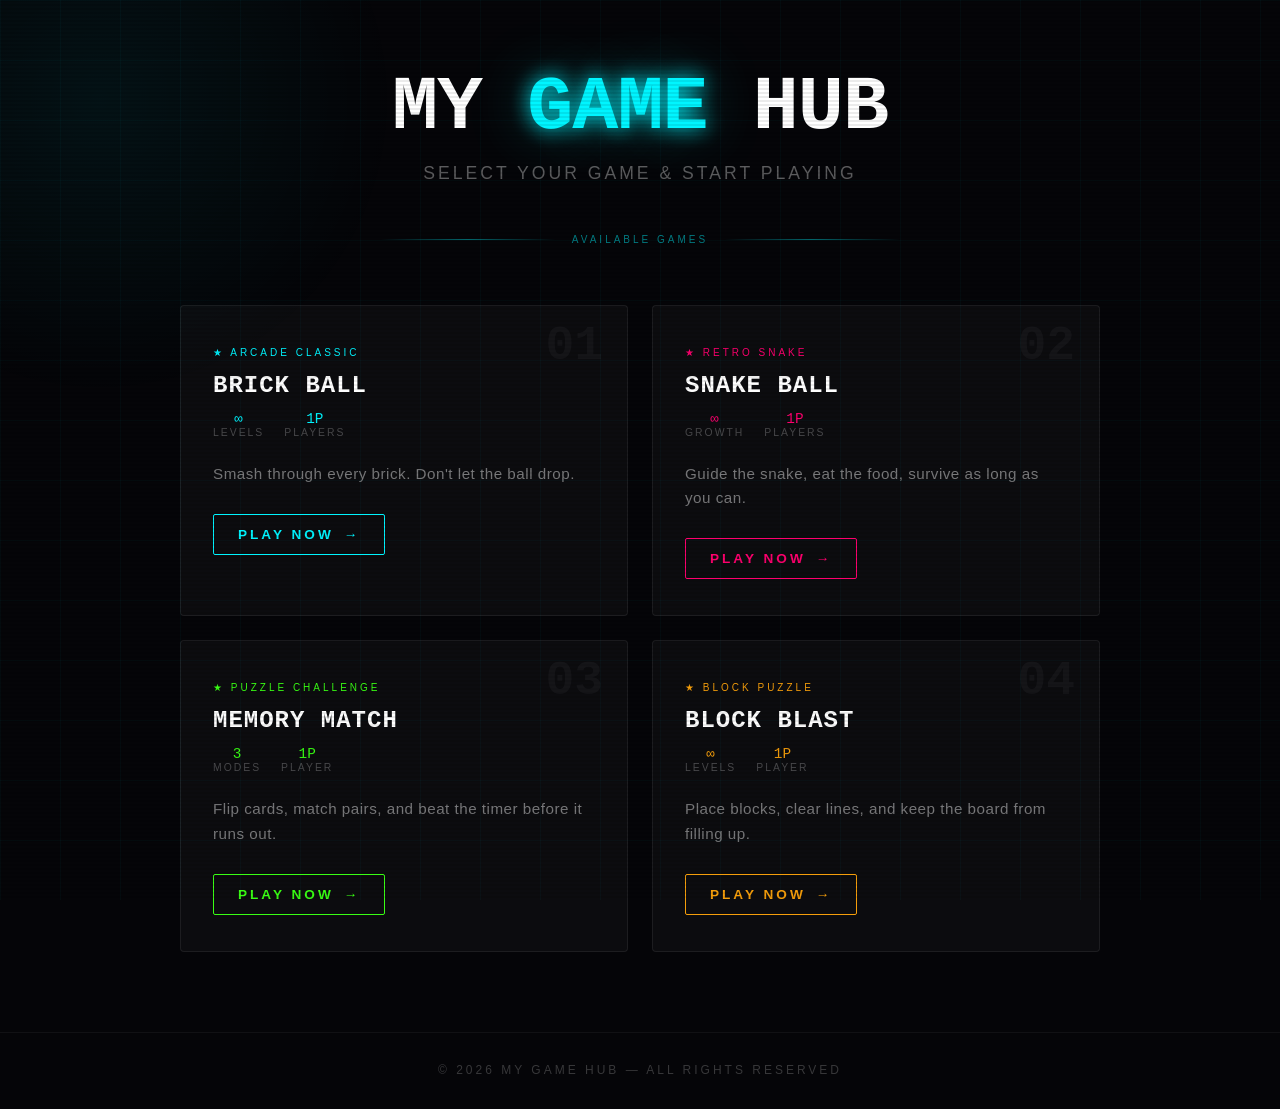
<file: index.html>
<!DOCTYPE html>
<html>
<head>
    <title>My Game Hub</title>
    <meta name="viewport" content="width=device-width, initial-scale=1.0">
    <link rel="stylesheet" href="gamehub.css">
</head>
<body>

<div class="scanline"></div>

<header>
   
    <h1>MY <span class="text-glow">GAME</span> HUB</h1>
    <p class="subtitle">Select your game &amp; start playing</p>
</header>

<div class="divider"><span>available games</span></div>

<main class="games-container">

    <div class="game-card">
        <div class="card-number">01</div>
        <div class="card-tag">★ arcade classic</div>
        <h2>BRICK BALL</h2>
        <div class="card-stats">
            <div class="stat">
                <div class="stat-val">∞</div>
                <div class="stat-label">Levels</div>
            </div>
            <div class="stat">
                <div class="stat-val">1P</div>
                <div class="stat-label">Players</div>
            </div>
        </div>
        <p>Smash through every brick. Don't let the ball drop.</p>
        <a href="BRICKBALL/index1.html" class="play-btn">
            <span>Play Now</span>
            <span class="arrow">→</span>
        </a>
    </div>

    <div class="game-card">
        <div class="card-number">02</div>
        <div class="card-tag">★ retro snake</div>
        <h2>SNAKE BALL</h2>
        <div class="card-stats">
            <div class="stat">
                <div class="stat-val">∞</div>
                <div class="stat-label">Growth</div>
            </div>
            <div class="stat">
                <div class="stat-val">1P</div>
                <div class="stat-label">Players</div>
            </div>
        </div>
        <p>Guide the snake, eat the food, survive as long as you can.</p>
        <a href="SNAKEBALL/index2.html" class="play-btn">
            <span>Play Now</span>
            <span class="arrow">→</span>
        </a>
    </div>

    <div class="game-card">
    <div class="card-number">03</div>
    <div class="card-tag">★ puzzle challenge</div>

    <h2>MEMORY MATCH</h2>

    <div class="card-stats">
        <div class="stat">
            <div class="stat-val">3</div>
            <div class="stat-label">Modes</div>
        </div>
        <div class="stat">
            <div class="stat-val">1P</div>
            <div class="stat-label">Player</div>
        </div>
    </div>

    <p>Flip cards, match pairs, and beat the timer before it runs out.</p>

    <a href="MEMORYMATCH/index.html" class="play-btn">
        <span>Play Now</span>
        <span class="arrow">→</span>
    </a>
</div>

<div class="game-card">
    <div class="card-number">04</div>
    <div class="card-tag">★ block puzzle</div>

    <h2>BLOCK BLAST</h2>

    <div class="card-stats">
        <div class="stat">
            <div class="stat-val">∞</div>
            <div class="stat-label">Levels</div>
        </div>
        <div class="stat">
            <div class="stat-val">1P</div>
            <div class="stat-label">Player</div>
        </div>
    </div>

    <p>Place blocks, clear lines, and keep the board from filling up.</p>

    <a href="BLOCK/index3.html" class="play-btn">
        <span>Play Now</span>
        <span class="arrow">→</span>
    </a>
</div>
</main>

<footer>
    <p>© 2026 My Game Hub — All rights reserved</p>
</footer>

</body>

</html>
</file>
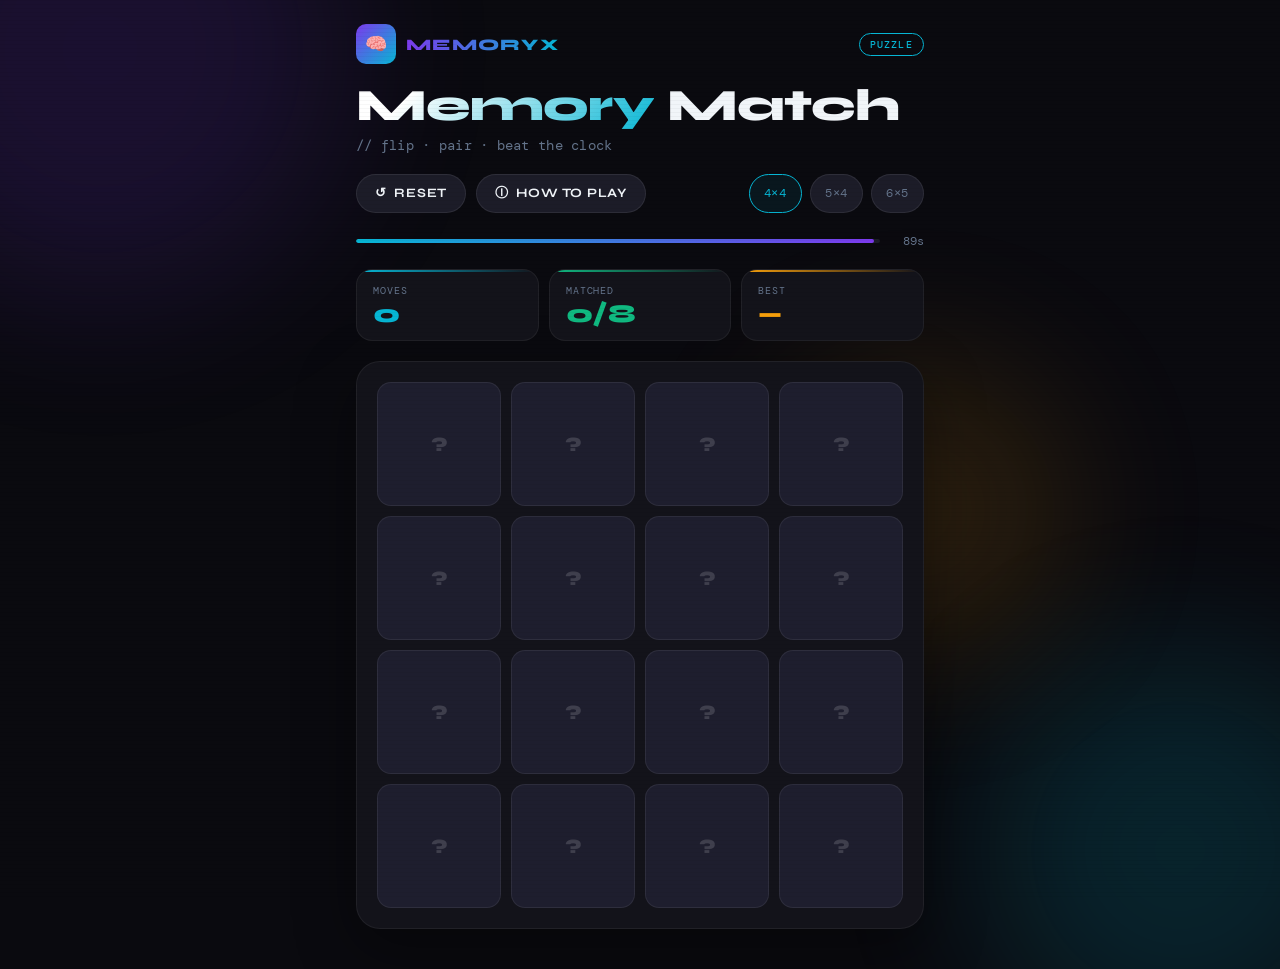
<file: MEMORYMATCH/index.html>
<!DOCTYPE html>
<html lang="en">
<head>
<meta charset="UTF-8">
<meta name="viewport" content="width=device-width, initial-scale=1.0">
<title>Memory Match</title>
<link href="https://fonts.googleapis.com/css2?family=Syne:wght@400;700;800&family=DM+Mono:wght@400;500&display=swap" rel="stylesheet">
<style>
  :root {
    --bg: #0a0a0f;
    --surface: #13131a;
    --surface2: #1c1c28;
    --accent1: #7c3aed;
    --accent2: #06b6d4;
    --accent3: #f59e0b;
    --success: #10b981;
    --text: #f1f5f9;
    --text-muted: #64748b;
    --card-back: #1e1e2e;
    --card-front: #2d2d42;
    --radius: 16px;
    --glow1: rgba(124,58,237,0.4);
    --glow2: rgba(6,182,212,0.3);
  }

  *, *::before, *::after { box-sizing: border-box; margin: 0; padding: 0; }

  body {
    font-family: 'Syne', sans-serif;
    background: var(--bg);
    color: var(--text);
    min-height: 100vh;
    display: flex;
    flex-direction: column;
    align-items: center;
    overflow-x: hidden;
    position: relative;
  }

  /* Animated BG blobs */
  .blob {
    position: fixed;
    border-radius: 50%;
    filter: blur(80px);
    opacity: 0.15;
    pointer-events: none;
    z-index: 0;
    animation: drift 12s ease-in-out infinite alternate;
  }
  .blob-1 { width: 500px; height: 500px; background: var(--accent1); top: -200px; left: -150px; }
  .blob-2 { width: 400px; height: 400px; background: var(--accent2); bottom: -150px; right: -100px; animation-delay: -6s; }
  .blob-3 { width: 300px; height: 300px; background: var(--accent3); top: 40%; left: 60%; animation-delay: -3s; }

  @keyframes drift {
    0%   { transform: translate(0,0) scale(1); }
    100% { transform: translate(40px, 30px) scale(1.1); }
  }

  /* Scanline texture overlay */
  body::before {
    content: '';
    position: fixed;
    inset: 0;
    background: repeating-linear-gradient(
      0deg,
      transparent,
      transparent 3px,
      rgba(0,0,0,0.03) 3px,
      rgba(0,0,0,0.03) 4px
    );
    pointer-events: none;
    z-index: 999;
  }

  .wrapper {
    position: relative;
    z-index: 1;
    width: 100%;
    max-width: 540px;
    padding: 24px 16px 40px;
    display: flex;
    flex-direction: column;
    gap: 20px;
  }

  /* Header */
  header {
    display: flex;
    align-items: center;
    justify-content: space-between;
  }

  .logo {
    display: flex;
    align-items: center;
    gap: 10px;
  }

  .logo-icon {
    width: 40px; height: 40px;
    background: linear-gradient(135deg, var(--accent1), var(--accent2));
    border-radius: 10px;
    display: flex; align-items: center; justify-content: center;
    font-size: 18px;
  }

  .logo-text {
    font-size: 1rem;
    font-weight: 800;
    letter-spacing: 0.08em;
    text-transform: uppercase;
    background: linear-gradient(90deg, var(--accent1), var(--accent2));
    -webkit-background-clip: text;
    -webkit-text-fill-color: transparent;
  }

  .badge {
    font-family: 'DM Mono', monospace;
    font-size: 0.65rem;
    font-weight: 500;
    letter-spacing: 0.12em;
    text-transform: uppercase;
    padding: 4px 10px;
    border-radius: 20px;
    border: 1px solid var(--accent2);
    color: var(--accent2);
  }

  /* Title section */
  .title-section { text-align: left; }

  .game-title {
    font-size: clamp(2rem, 8vw, 2.8rem);
    font-weight: 800;
    line-height: 1;
    letter-spacing: -0.02em;
  }

  .game-title span {
    background: linear-gradient(135deg, #fff 20%, var(--accent2));
    -webkit-background-clip: text;
    -webkit-text-fill-color: transparent;
  }

  .game-subtitle {
    margin-top: 8px;
    font-size: 0.85rem;
    color: var(--text-muted);
    letter-spacing: 0.02em;
    font-family: 'DM Mono', monospace;
  }

  /* Toolbar */
  .toolbar {
    display: flex;
    gap: 10px;
    flex-wrap: wrap;
  }

  .btn {
    font-family: 'Syne', sans-serif;
    font-size: 0.8rem;
    font-weight: 700;
    letter-spacing: 0.06em;
    text-transform: uppercase;
    padding: 10px 18px;
    border-radius: 50px;
    border: none;
    cursor: pointer;
    transition: all 0.2s;
    display: flex;
    align-items: center;
    gap: 7px;
  }

  .btn-ghost {
    background: var(--surface2);
    color: var(--text);
    border: 1px solid rgba(255,255,255,0.08);
  }
  .btn-ghost:hover { background: rgba(255,255,255,0.08); transform: translateY(-1px); }

  .btn-primary {
    background: linear-gradient(135deg, var(--accent1), #5b21b6);
    color: #fff;
    box-shadow: 0 4px 20px var(--glow1);
  }
  .btn-primary:hover { transform: translateY(-2px); box-shadow: 0 8px 30px var(--glow1); }

  /* Difficulty selector */
  .diff-row {
    display: flex; gap: 8px;
  }
  .diff-btn {
    font-family: 'DM Mono', monospace;
    font-size: 0.72rem;
    padding: 7px 14px;
    border-radius: 50px;
    border: 1px solid rgba(255,255,255,0.08);
    background: var(--surface2);
    color: var(--text-muted);
    cursor: pointer;
    transition: all 0.2s;
    letter-spacing: 0.06em;
    text-transform: uppercase;
  }
  .diff-btn.active, .diff-btn:hover {
    border-color: var(--accent2);
    color: var(--accent2);
    background: rgba(6,182,212,0.08);
  }

  /* Stats bar */
  .stats-bar {
    display: grid;
    grid-template-columns: 1fr 1fr 1fr;
    gap: 10px;
  }

  .stat-card {
    background: var(--surface);
    border: 1px solid rgba(255,255,255,0.06);
    border-radius: var(--radius);
    padding: 14px 16px;
    position: relative;
    overflow: hidden;
  }

  .stat-card::before {
    content: '';
    position: absolute;
    top: 0; left: 0; right: 0;
    height: 2px;
  }

  .stat-card.moves::before { background: linear-gradient(90deg, var(--accent2), transparent); }
  .stat-card.matched::before { background: linear-gradient(90deg, var(--success), transparent); }
  .stat-card.best::before { background: linear-gradient(90deg, var(--accent3), transparent); }

  .stat-label {
    font-family: 'DM Mono', monospace;
    font-size: 0.6rem;
    letter-spacing: 0.1em;
    text-transform: uppercase;
    color: var(--text-muted);
    margin-bottom: 4px;
  }

  .stat-value {
    font-size: 1.6rem;
    font-weight: 800;
    line-height: 1;
    letter-spacing: -0.02em;
  }

  .stat-card.moves .stat-value { color: var(--accent2); }
  .stat-card.matched .stat-value { color: var(--success); }
  .stat-card.best .stat-value { color: var(--accent3); }

  /* Game board */
  .board-wrap {
    background: var(--surface);
    border: 1px solid rgba(255,255,255,0.06);
    border-radius: 24px;
    padding: 20px;
    box-shadow: 0 20px 60px rgba(0,0,0,0.4);
  }

  #board {
    display: grid;
    gap: 10px;
  }

  /* Cards */
  .card {
    aspect-ratio: 1;
    perspective: 800px;
    cursor: pointer;
  }

  .card-inner {
    position: relative;
    width: 100%; height: 100%;
    transform-style: preserve-3d;
    transition: transform 0.5s cubic-bezier(0.4,0,0.2,1);
    border-radius: 14px;
  }

  .card.flipped .card-inner,
  .card.matched .card-inner {
    transform: rotateY(180deg);
  }

  .card-face {
    position: absolute;
    inset: 0;
    border-radius: 14px;
    backface-visibility: hidden;
    display: flex; align-items: center; justify-content: center;
  }

  .card-back {
    background: var(--card-back);
    border: 1px solid rgba(255,255,255,0.07);
    font-size: 1.4rem;
  }

  .card-back::after {
    content: '?';
    font-family: 'Syne', sans-serif;
    font-weight: 800;
    font-size: 1.2rem;
    color: rgba(255,255,255,0.15);
  }

  .card-front {
    background: var(--card-front);
    border: 1px solid rgba(255,255,255,0.1);
    transform: rotateY(180deg);
    font-size: clamp(1.4rem, 5vw, 2rem);
  }

  .card.matched .card-front {
    background: rgba(16,185,129,0.15);
    border-color: var(--success);
    box-shadow: 0 0 20px rgba(16,185,129,0.2);
  }

  .card:not(.matched):not(.flipped):hover .card-back {
    background: rgba(124,58,237,0.15);
    border-color: rgba(124,58,237,0.4);
    transform: scale(1.04);
    transition: all 0.2s;
  }

  /* Card hover only on the outer element, inner doesn't need it */
  .card:not(.matched):not(.flipped):hover .card-inner {
    /* subtle lift */
  }

  /* Win overlay */
  .win-banner {
    display: none;
    background: linear-gradient(135deg, rgba(16,185,129,0.15), rgba(124,58,237,0.15));
    border: 1px solid rgba(16,185,129,0.3);
    border-radius: var(--radius);
    padding: 20px 24px;
    text-align: center;
    animation: popIn 0.5s cubic-bezier(0.34,1.56,0.64,1);
  }

  .win-banner.show { display: block; }

  @keyframes popIn {
    from { transform: scale(0.8); opacity: 0; }
    to   { transform: scale(1);   opacity: 1; }
  }

  .win-emoji { font-size: 2.5rem; margin-bottom: 8px; }
  .win-text {
    font-size: 1.1rem;
    font-weight: 800;
    color: var(--success);
    letter-spacing: 0.02em;
  }
  .win-sub {
    font-family: 'DM Mono', monospace;
    font-size: 0.8rem;
    color: var(--text-muted);
    margin-top: 4px;
  }

  .play-again-btn {
    margin-top: 16px;
    width: 100%;
    padding: 14px;
    font-family: 'Syne', sans-serif;
    font-size: 1rem;
    font-weight: 800;
    letter-spacing: 0.04em;
    border: none;
    border-radius: 50px;
    background: linear-gradient(135deg, var(--success), #059669);
    color: #fff;
    cursor: pointer;
    box-shadow: 0 4px 20px rgba(16,185,129,0.3);
    transition: all 0.2s;
  }
  .play-again-btn:hover { transform: translateY(-2px); box-shadow: 0 8px 30px rgba(16,185,129,0.4); }

  /* Shake animation for wrong pair */
  @keyframes shake {
    0%,100% { transform: translateX(0); }
    20%      { transform: translateX(-6px); }
    40%      { transform: translateX(6px); }
    60%      { transform: translateX(-4px); }
    80%      { transform: translateX(4px); }
  }

  .card.wrong .card-inner { animation: shake 0.4s ease; }

  /* Floating score pop */
  .score-pop {
    position: fixed;
    font-family: 'Syne', sans-serif;
    font-weight: 800;
    font-size: 1.4rem;
    color: var(--success);
    pointer-events: none;
    z-index: 1000;
    animation: floatUp 1s ease forwards;
  }
  @keyframes floatUp {
    0%   { opacity: 1; transform: translateY(0); }
    100% { opacity: 0; transform: translateY(-60px); }
  }

  /* Timer */
  .timer-row {
    display: flex;
    align-items: center;
    justify-content: center;
    gap: 8px;
  }

  .timer-track {
    flex: 1;
    height: 4px;
    background: var(--surface2);
    border-radius: 4px;
    overflow: hidden;
  }
  .timer-fill {
    height: 100%;
    background: linear-gradient(90deg, var(--accent2), var(--accent1));
    border-radius: 4px;
    transition: width 1s linear, background 0.5s;
    width: 100%;
  }
  .timer-text {
    font-family: 'DM Mono', monospace;
    font-size: 0.75rem;
    color: var(--text-muted);
    min-width: 36px;
    text-align: right;
  }

  /* Responsive */
  @media (max-width: 400px) {
    .stats-bar { grid-template-columns: 1fr 1fr 1fr; gap: 6px; }
    .stat-value { font-size: 1.2rem; }
    .board-wrap { padding: 12px; }
  }

  @media (min-width: 700px) {
    .wrapper { max-width: 600px; }
  }

  /* Particle canvas */
  #confetti-canvas {
    position: fixed;
    inset: 0;
    pointer-events: none;
    z-index: 998;
  }
</style>
</head>
<body>

<canvas id="confetti-canvas"></canvas>

<div class="blob blob-1"></div>
<div class="blob blob-2"></div>
<div class="blob blob-3"></div>

<div class="wrapper">

  <!-- Header -->
  <header>
    <div class="logo">
      <div class="logo-icon">🧠</div>
      <span class="logo-text">MemoryX</span>
    </div>
    <span class="badge">Puzzle</span>
  </header>

  <!-- Title -->
  <div class="title-section">
    <h1 class="game-title"><span>Memory</span> Match</h1>
    <p class="game-subtitle">// flip · pair · beat the clock</p>
  </div>

  <!-- Toolbar -->
  <div class="toolbar">
    <button class="btn btn-ghost" id="resetBtn">↺ &nbsp;Reset</button>
    <button class="btn btn-ghost" id="infoBtn">ⓘ &nbsp;How to Play</button>
    <div class="diff-row" style="margin-left:auto">
      <button class="diff-btn active" data-grid="4">4×4</button>
      <button class="diff-btn" data-grid="5">5×4</button>
      <button class="diff-btn" data-grid="6">6×5</button>
    </div>
  </div>

  <!-- Timer -->
  <div class="timer-row">
    <div class="timer-track"><div class="timer-fill" id="timerFill"></div></div>
    <span class="timer-text" id="timerText">—</span>
  </div>

  <!-- Stats -->
  <div class="stats-bar">
    <div class="stat-card moves">
      <div class="stat-label">Moves</div>
      <div class="stat-value" id="movesVal">0</div>
    </div>
    <div class="stat-card matched">
      <div class="stat-label">Matched</div>
      <div class="stat-value" id="matchedVal">0/8</div>
    </div>
    <div class="stat-card best">
      <div class="stat-label">Best</div>
      <div class="stat-value" id="bestVal">—</div>
    </div>
  </div>

  <!-- Board -->
  <div class="board-wrap">
    <div id="board"></div>
  </div>

  <!-- Win banner -->
  <div class="win-banner" id="winBanner">
    <div class="win-emoji">🎉</div>
    <div class="win-text" id="winText">All Matched!</div>
    <div class="win-sub" id="winSub"></div>
    <button class="play-again-btn" id="playAgainBtn">Play Again →</button>
  </div>

</div>

<!-- Info modal -->
<div id="infoModal" style="display:none;position:fixed;inset:0;background:rgba(0,0,0,0.7);z-index:2000;display:none;align-items:center;justify-content:center;padding:20px;">
  <div style="background:var(--surface);border:1px solid rgba(255,255,255,0.1);border-radius:24px;padding:30px;max-width:360px;width:100%;position:relative;">
    <button onclick="closeInfo()" style="position:absolute;top:16px;right:16px;background:var(--surface2);border:none;color:var(--text);width:32px;height:32px;border-radius:50%;cursor:pointer;font-size:1rem;">✕</button>
    <h2 style="font-size:1.4rem;font-weight:800;margin-bottom:12px;">How to Play</h2>
    <ul style="list-style:none;display:flex;flex-direction:column;gap:10px;font-size:0.88rem;color:var(--text-muted);font-family:'DM Mono',monospace;line-height:1.5;">
      <li>🃏 &nbsp;Flip two cards per turn</li>
      <li>🔗 &nbsp;Match identical emoji pairs</li>
      <li>⚡ &nbsp;Fewer moves = better score</li>
      <li>⏱️ &nbsp;Beat the timer before it runs out</li>
      <li>🏆 &nbsp;Your best score is saved locally</li>
    </ul>
  </div>
</div>

<script>
// ─── CONFIG ────────────────────────────────────────────────────────────────
const EMOJI_POOL = [
  '🚀','🎯','🔥','⚡','💎','🌊','🎮','⭐',
  '🎪','🦋','🌸','🍀','🎲','🎸','🧲','🪄',
  '🦄','🐉','🌈','🎭','🍕','🎺','🧩','🔮'
];

const GRID_CONFIGS = {
  4: { cols: 4, rows: 4, pairs: 8,  time: 90  },
  5: { cols: 5, rows: 4, pairs: 10, time: 120 },
  6: { cols: 6, rows: 5, pairs: 15, time: 150 },
};

let currentGrid = 4;
let moves = 0, matched = 0, totalPairs = 8;
let flipped = [], locked = false;
let bestScores = JSON.parse(localStorage.getItem('mm_best') || '{}');
let timerInterval = null, timeLeft = 0, totalTime = 0;
let gameOver = false;

// ─── INIT ───────────────────────────────────────────────────────────────────
function initGame() {
  const cfg = GRID_CONFIGS[currentGrid];
  moves = 0; matched = 0; flipped = []; locked = false; gameOver = false;
  totalPairs = cfg.pairs;

  updateStats();
  document.getElementById('winBanner').classList.remove('show');

  const board = document.getElementById('board');
  board.style.gridTemplateColumns = `repeat(${cfg.cols}, 1fr)`;

  // Pick random emoji pairs
  const pool = [...EMOJI_POOL].sort(() => Math.random() - 0.5).slice(0, cfg.pairs);
  const cards = [...pool, ...pool].sort(() => Math.random() - 0.5);

  board.innerHTML = '';
  cards.forEach((emoji, i) => {
    const card = document.createElement('div');
    card.className = 'card';
    card.dataset.emoji = emoji;
    card.dataset.index = i;
    card.innerHTML = `
      <div class="card-inner">
        <div class="card-face card-back"></div>
        <div class="card-face card-front">${emoji}</div>
      </div>`;
    card.addEventListener('click', onCardClick);
    board.appendChild(card);
  });

  updateBest();
  startTimer(cfg.time);
}

// ─── TIMER ──────────────────────────────────────────────────────────────────
function startTimer(seconds) {
  clearInterval(timerInterval);
  timeLeft = seconds;
  totalTime = seconds;
  updateTimerUI();
  timerInterval = setInterval(() => {
    timeLeft--;
    updateTimerUI();
    if (timeLeft <= 0) {
      clearInterval(timerInterval);
      if (!gameOver) endGame(false);
    }
  }, 1000);
}

function updateTimerUI() {
  const pct = (timeLeft / totalTime) * 100;
  const fill = document.getElementById('timerFill');
  fill.style.width = pct + '%';
  fill.style.background = timeLeft < 15
    ? 'linear-gradient(90deg, #ef4444, #f97316)'
    : 'linear-gradient(90deg, var(--accent2), var(--accent1))';
  document.getElementById('timerText').textContent =
    timeLeft > 0 ? `${timeLeft}s` : '0s';
}

// ─── CARD LOGIC ─────────────────────────────────────────────────────────────
function onCardClick(e) {
  const card = e.currentTarget;
  if (locked || gameOver) return;
  if (card.classList.contains('flipped') || card.classList.contains('matched')) return;
  if (flipped.length >= 2) return;

  card.classList.add('flipped');
  flipped.push(card);

  if (flipped.length === 2) {
    moves++;
    updateStats();
    locked = true;

    const [a, b] = flipped;
    if (a.dataset.emoji === b.dataset.emoji) {
      // Match!
      matched++;
      updateStats();
      showScorePop(b);

      setTimeout(() => {
        a.classList.add('matched');
        b.classList.add('matched');
        flipped = [];
        locked = false;

        if (matched === totalPairs) endGame(true);
      }, 500);
    } else {
      // No match
      a.classList.add('wrong');
      b.classList.add('wrong');
      setTimeout(() => {
        a.classList.remove('flipped','wrong');
        b.classList.remove('flipped','wrong');
        flipped = [];
        locked = false;
      }, 800);
    }
  }
}

// ─── STATS ──────────────────────────────────────────────────────────────────
function updateStats() {
  document.getElementById('movesVal').textContent = moves;
  document.getElementById('matchedVal').textContent = `${matched}/${totalPairs}`;
}

function updateBest() {
  const b = bestScores[currentGrid];
  document.getElementById('bestVal').textContent = b ? b : '—';
}

// ─── END GAME ───────────────────────────────────────────────────────────────
function endGame(win) {
  gameOver = true;
  clearInterval(timerInterval);

  const banner = document.getElementById('winBanner');
  banner.classList.add('show');

  if (win) {
    // Save best
    const prev = bestScores[currentGrid];
    if (!prev || moves < prev) {
      bestScores[currentGrid] = moves;
      localStorage.setItem('mm_best', JSON.stringify(bestScores));
      updateBest();
    }
    document.getElementById('winText').textContent = '🎉 All Matched!';
    document.getElementById('winSub').textContent = `Completed in ${moves} moves · ${totalTime - timeLeft}s elapsed`;
    launchConfetti();
  } else {
    document.getElementById('winText').textContent = '⏱️ Time\'s Up!';
    document.getElementById('winSub').textContent = `Matched ${matched} of ${totalPairs} pairs`;
    document.querySelector('.win-emoji').textContent = '⌛';
  }
}

// ─── SCORE POP ──────────────────────────────────────────────────────────────
function showScorePop(card) {
  const rect = card.getBoundingClientRect();
  const el = document.createElement('div');
  el.className = 'score-pop';
  el.textContent = '+1 ✓';
  el.style.left = (rect.left + rect.width / 2 - 24) + 'px';
  el.style.top  = (rect.top  - 10) + 'px';
  document.body.appendChild(el);
  el.addEventListener('animationend', () => el.remove());
}

// ─── CONFETTI ───────────────────────────────────────────────────────────────
function launchConfetti() {
  const canvas = document.getElementById('confetti-canvas');
  const ctx = canvas.getContext('2d');
  canvas.width = window.innerWidth;
  canvas.height = window.innerHeight;

  const colors = ['#7c3aed','#06b6d4','#f59e0b','#10b981','#f43f5e','#fff'];
  const particles = Array.from({length: 120}, () => ({
    x: Math.random() * canvas.width,
    y: -20,
    w: Math.random() * 10 + 4,
    h: Math.random() * 6 + 3,
    color: colors[Math.floor(Math.random() * colors.length)],
    rot: Math.random() * Math.PI * 2,
    vx: (Math.random() - 0.5) * 4,
    vy: Math.random() * 3 + 2,
    vr: (Math.random() - 0.5) * 0.2,
    alpha: 1,
  }));

  let frame;
  function draw() {
    ctx.clearRect(0,0,canvas.width,canvas.height);
    particles.forEach(p => {
      p.x += p.vx; p.y += p.vy; p.rot += p.vr;
      p.vy += 0.05;
      if (p.y > canvas.height) p.alpha -= 0.05;

      ctx.save();
      ctx.globalAlpha = Math.max(p.alpha, 0);
      ctx.translate(p.x, p.y);
      ctx.rotate(p.rot);
      ctx.fillStyle = p.color;
      ctx.fillRect(-p.w/2, -p.h/2, p.w, p.h);
      ctx.restore();
    });

    if (particles.some(p => p.alpha > 0)) frame = requestAnimationFrame(draw);
    else ctx.clearRect(0,0,canvas.width,canvas.height);
  }
  cancelAnimationFrame(frame);
  draw();
}

// ─── CONTROLS ───────────────────────────────────────────────────────────────
document.getElementById('resetBtn').addEventListener('click', initGame);
document.getElementById('playAgainBtn').addEventListener('click', initGame);

document.querySelectorAll('.diff-btn').forEach(btn => {
  btn.addEventListener('click', () => {
    document.querySelectorAll('.diff-btn').forEach(b => b.classList.remove('active'));
    btn.classList.add('active');
    currentGrid = parseInt(btn.dataset.grid);
    initGame();
  });
});

document.getElementById('infoBtn').addEventListener('click', () => {
  document.getElementById('infoModal').style.display = 'flex';
});

function closeInfo() {
  document.getElementById('infoModal').style.display = 'none';
}

document.getElementById('infoModal').addEventListener('click', e => {
  if (e.target === document.getElementById('infoModal')) closeInfo();
});

// ─── START ───────────────────────────────────────────────────────────────────
initGame();
</script>
</body>
</html>
</file>
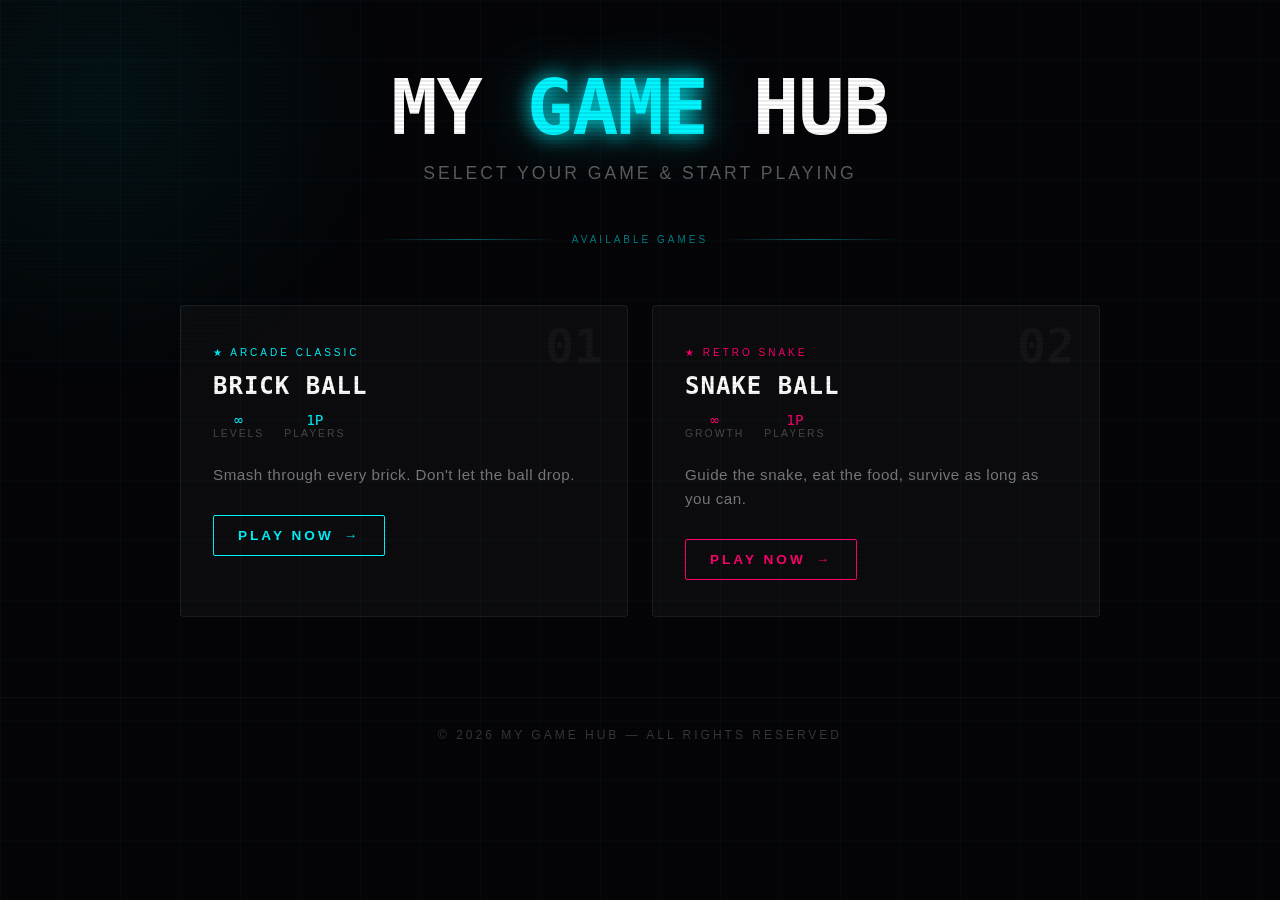
<file: gamehub.html>
<!DOCTYPE html>
<html>
<head>
    <title>My Game Hub</title>
    <link rel="stylesheet" href="gamehub.css">
</head>
<body>

<div class="scanline"></div>

<header>
   
    <h1>MY <span class="text-glow">GAME</span> HUB</h1>
    <p class="subtitle">Select your game &amp; start playing</p>
</header>

<div class="divider"><span>available games</span></div>

<main class="games-container">

    <div class="game-card">
        <div class="card-number">01</div>
        <div class="card-tag">★ arcade classic</div>
        <h2>BRICK BALL</h2>
        <div class="card-stats">
            <div class="stat">
                <div class="stat-val">∞</div>
                <div class="stat-label">Levels</div>
            </div>
            <div class="stat">
                <div class="stat-val">1P</div>
                <div class="stat-label">Players</div>
            </div>
        </div>
        <p>Smash through every brick. Don't let the ball drop.</p>
        <a href="BRICKBALL/index1.html" class="play-btn">
            <span>Play Now</span>
            <span class="arrow">→</span>
        </a>
    </div>

    <div class="game-card">
        <div class="card-number">02</div>
        <div class="card-tag">★ retro snake</div>
        <h2>SNAKE BALL</h2>
        <div class="card-stats">
            <div class="stat">
                <div class="stat-val">∞</div>
                <div class="stat-label">Growth</div>
            </div>
            <div class="stat">
                <div class="stat-val">1P</div>
                <div class="stat-label">Players</div>
            </div>
        </div>
        <p>Guide the snake, eat the food, survive as long as you can.</p>
        <a href="SNAKEBALL/index2.html" class="play-btn">
            <span>Play Now</span>
            <span class="arrow">→</span>
        </a>
    </div>

</main>

<footer>
    <p>© 2026 My Game Hub — All rights reserved</p>
</footer>

</body>

</html>
</file>
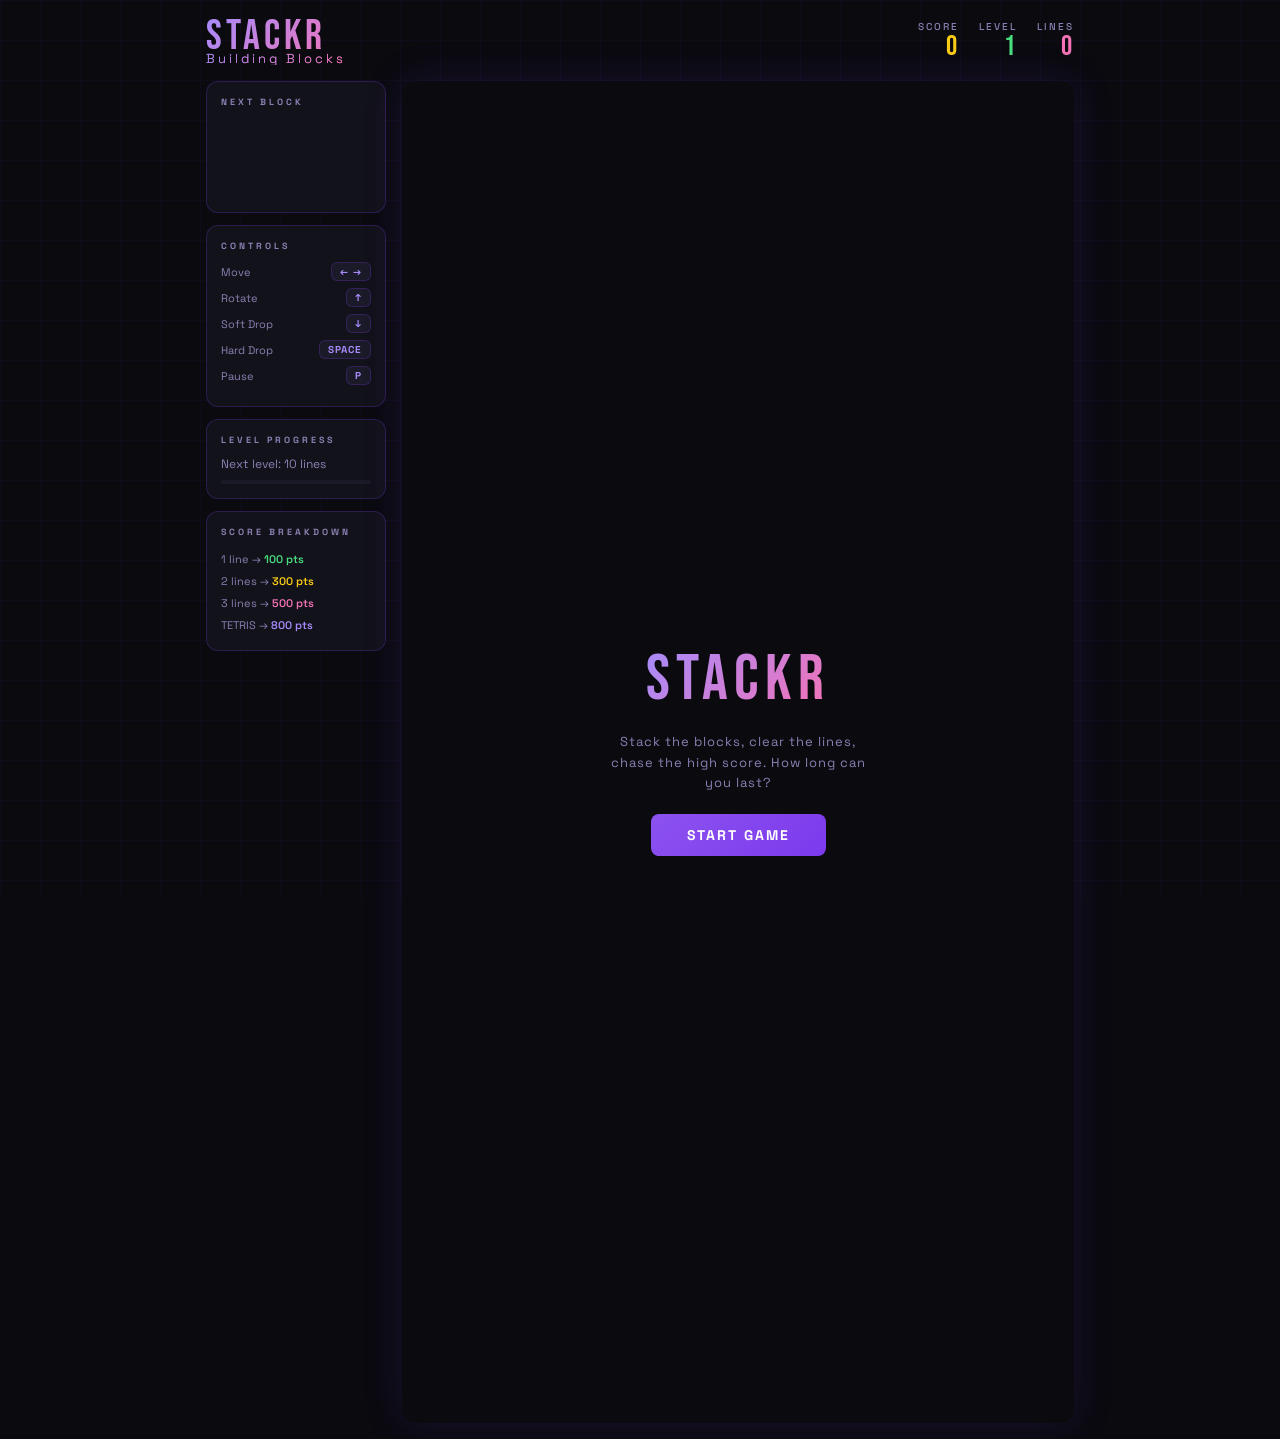
<file: BLOCK/index3.html>
<!DOCTYPE html>
<html lang="en">
<head>
<meta charset="UTF-8">
<meta name="viewport" content="width=device-width, initial-scale=1.0">
<title>STACKR — Building Blocks</title>
<style>
  @import url('https://fonts.googleapis.com/css2?family=Space+Grotesk:wght@300;400;500;700&family=Bebas+Neue&display=swap');

  *, *::before, *::after { box-sizing: border-box; margin: 0; padding: 0; }

  :root {
    --bg: #0a0a0f;
    --bg2: #12121a;
    --bg3: #1a1a28;
    --accent: #7c3aed;
    --accent2: #a78bfa;
    --glow: #c4b5fd;
    --neon-green: #4ade80;
    --neon-yellow: #facc15;
    --neon-red: #f87171;
    --neon-blue: #60a5fa;
    --neon-pink: #f472b6;
    --text: #f1f0ff;
    --text2: #8b80b3;
    --border: rgba(124,58,237,0.25);
  }

  body {
    background: var(--bg);
    color: var(--text);
    font-family: 'Space Grotesk', sans-serif;
    min-height: 100vh;
    display: flex;
    flex-direction: column;
    align-items: center;
    padding: 0;
    overflow-x: hidden;
    user-select: none;
  }

  /* Background grid */
  body::before {
    content: '';
    position: fixed;
    inset: 0;
    background-image:
      linear-gradient(rgba(124,58,237,0.05) 1px, transparent 1px),
      linear-gradient(90deg, rgba(124,58,237,0.05) 1px, transparent 1px);
    background-size: 40px 40px;
    pointer-events: none;
    z-index: 0;
  }

  #game-wrapper {
    position: relative;
    z-index: 1;
    width: 100%;
    max-width: 900px;
    padding: 16px;
    display: flex;
    flex-direction: column;
    align-items: center;
  }

  /* Header */
  header {
    width: 100%;
    display: flex;
    align-items: center;
    justify-content: space-between;
    margin-bottom: 16px;
  }

  .logo {
    font-family: 'Bebas Neue', sans-serif;
    font-size: 42px;
    letter-spacing: 4px;
    background: linear-gradient(135deg, #a78bfa, #f472b6);
    -webkit-background-clip: text;
    -webkit-text-fill-color: transparent;
    background-clip: text;
    line-height: 1;
  }

  .logo span {
    font-size: 13px;
    font-family: 'Space Grotesk', sans-serif;
    font-weight: 300;
    letter-spacing: 3px;
    background: linear-gradient(135deg, #a78bfa, #f472b6);
    -webkit-background-clip: text;
    -webkit-text-fill-color: transparent;
    background-clip: text;
    display: block;
    margin-top: -6px;
  }

  .stats-bar {
    display: flex;
    gap: 20px;
  }

  .stat {
    display: flex;
    flex-direction: column;
    align-items: flex-end;
  }

  .stat-label {
    font-size: 10px;
    font-weight: 500;
    letter-spacing: 2px;
    text-transform: uppercase;
    color: var(--text2);
  }

  .stat-value {
    font-family: 'Bebas Neue', sans-serif;
    font-size: 28px;
    letter-spacing: 2px;
    color: var(--accent2);
    line-height: 1;
  }

  #score-val { color: var(--neon-yellow); }
  #level-val { color: var(--neon-green); }
  #lives-val { color: var(--neon-pink); }

  /* Main layout */
  .game-layout {
    display: flex;
    gap: 16px;
    width: 100%;
    align-items: flex-start;
  }

  /* Side panel */
  .side-panel {
    width: 180px;
    flex-shrink: 0;
    display: flex;
    flex-direction: column;
    gap: 12px;
  }

  .panel-card {
    background: var(--bg2);
    border: 1px solid var(--border);
    border-radius: 12px;
    padding: 14px;
  }

  .panel-title {
    font-size: 9px;
    font-weight: 700;
    letter-spacing: 3px;
    text-transform: uppercase;
    color: var(--text2);
    margin-bottom: 10px;
  }

  .next-preview {
    display: flex;
    justify-content: center;
    align-items: center;
    height: 80px;
  }

  #next-canvas {
    image-rendering: pixelated;
  }

  /* Controls */
  .control-key {
    display: flex;
    align-items: center;
    justify-content: space-between;
    margin-bottom: 7px;
  }

  .key-label {
    font-size: 11px;
    color: var(--text2);
  }

  .key-badge {
    background: var(--bg3);
    border: 1px solid var(--border);
    border-radius: 6px;
    padding: 2px 8px;
    font-size: 10px;
    font-weight: 700;
    color: var(--accent2);
    letter-spacing: 1px;
  }

  /* Progress bar */
  .level-progress {
    height: 4px;
    background: var(--bg3);
    border-radius: 99px;
    overflow: hidden;
    margin-top: 8px;
  }
  .level-fill {
    height: 100%;
    background: linear-gradient(90deg, var(--accent), var(--neon-green));
    border-radius: 99px;
    transition: width 0.3s ease;
  }

  /* Canvas */
  .canvas-container {
    flex: 1;
    position: relative;
  }

  #game-canvas {
    display: block;
    border: 1px solid var(--border);
    border-radius: 12px;
    background: var(--bg2);
    image-rendering: pixelated;
    width: 100%;
    box-shadow: 0 0 40px rgba(124,58,237,0.15), inset 0 0 20px rgba(0,0,0,0.4);
  }

  /* Overlays */
  .overlay {
    position: absolute;
    inset: 0;
    background: rgba(10, 10, 15, 0.92);
    border-radius: 12px;
    display: flex;
    flex-direction: column;
    align-items: center;
    justify-content: center;
    gap: 20px;
    backdrop-filter: blur(4px);
    z-index: 10;
  }

  .overlay.hidden { display: none; }

  .overlay-title {
    font-family: 'Bebas Neue', sans-serif;
    font-size: 64px;
    letter-spacing: 6px;
    text-align: center;
    line-height: 1;
  }

  .overlay-sub {
    font-size: 13px;
    color: var(--text2);
    text-align: center;
    letter-spacing: 1px;
    max-width: 260px;
    line-height: 1.6;
  }

  .overlay-score {
    font-family: 'Bebas Neue', sans-serif;
    font-size: 32px;
    color: var(--neon-yellow);
    letter-spacing: 3px;
  }

  .btn {
    background: var(--accent);
    color: white;
    border: none;
    border-radius: 8px;
    padding: 12px 36px;
    font-family: 'Space Grotesk', sans-serif;
    font-size: 14px;
    font-weight: 700;
    letter-spacing: 2px;
    text-transform: uppercase;
    cursor: pointer;
    transition: all 0.2s;
    position: relative;
    overflow: hidden;
  }

  .btn::after {
    content: '';
    position: absolute;
    inset: 0;
    background: linear-gradient(135deg, rgba(255,255,255,0.12), transparent);
  }

  .btn:hover { background: #6d28d9; transform: translateY(-1px); box-shadow: 0 4px 20px rgba(124,58,237,0.5); }
  .btn:active { transform: translateY(0); }

  /* Combo display */
  #combo-display {
    position: absolute;
    top: 12px;
    right: 12px;
    font-family: 'Bebas Neue', sans-serif;
    font-size: 32px;
    letter-spacing: 2px;
    color: var(--neon-yellow);
    opacity: 0;
    transition: opacity 0.3s;
    text-shadow: 0 0 12px currentColor;
    pointer-events: none;
  }

  /* Mobile buttons */
  .mobile-controls {
    display: none;
    gap: 8px;
    margin-top: 12px;
    width: 100%;
    justify-content: center;
  }

  .mbtn {
    background: var(--bg2);
    border: 1px solid var(--border);
    border-radius: 10px;
    width: 56px;
    height: 56px;
    font-size: 22px;
    cursor: pointer;
    display: flex;
    align-items: center;
    justify-content: center;
    color: var(--accent2);
    transition: all 0.15s;
    -webkit-tap-highlight-color: transparent;
    touch-action: manipulation;
  }

  .mbtn:active { background: var(--bg3); transform: scale(0.93); }
  .mbtn.drop { background: var(--accent); color: white; width: 80px; }

  /* Score pop */
  .score-pop {
    position: absolute;
    font-family: 'Bebas Neue', sans-serif;
    font-size: 24px;
    color: var(--neon-yellow);
    pointer-events: none;
    font-weight: 700;
    letter-spacing: 2px;
    animation: floatUp 0.8s ease-out forwards;
    z-index: 20;
    text-shadow: 0 0 10px currentColor;
  }

  @keyframes floatUp {
    0% { opacity: 1; transform: translateY(0) scale(1); }
    80% { opacity: 1; }
    100% { opacity: 0; transform: translateY(-60px) scale(1.2); }
  }

  /* Line clear flash */
  .line-flash {
    position: absolute;
    left: 0; right: 0;
    height: 30px;
    background: linear-gradient(90deg, transparent, rgba(196,181,253,0.4), transparent);
    pointer-events: none;
    animation: flashLine 0.3s ease-out forwards;
    z-index: 5;
  }

  @keyframes flashLine {
    0% { opacity: 1; }
    100% { opacity: 0; transform: scaleX(1.05); }
  }

  @media (max-width: 640px) {
    .game-layout { flex-direction: column; align-items: center; }
    .side-panel { width: 100%; flex-direction: row; }
    .panel-card { flex: 1; }
    .mobile-controls { display: flex; }
    .logo { font-size: 32px; }
    .overlay-title { font-size: 48px; }
  }

  @media (max-width: 480px) {
    .stats-bar { gap: 10px; }
    .stat-value { font-size: 22px; }
  }
</style>
</head>
<body>
<div id="game-wrapper">
  <header>
    <div class="logo">
      STACKR
      <span>Building Blocks</span>
    </div>
    <div class="stats-bar">
      <div class="stat">
        <span class="stat-label">Score</span>
        <span class="stat-value" id="score-val">0</span>
      </div>
      <div class="stat">
        <span class="stat-label">Level</span>
        <span class="stat-value" id="level-val">1</span>
      </div>
      <div class="stat">
        <span class="stat-label">Lines</span>
        <span class="stat-value" id="lives-val">0</span>
      </div>
    </div>
  </header>

  <div class="game-layout">
    <!-- Side Panel Left -->
    <div class="side-panel">
      <div class="panel-card">
        <div class="panel-title">Next Block</div>
        <div class="next-preview">
          <canvas id="next-canvas" width="120" height="80"></canvas>
        </div>
      </div>
      <div class="panel-card">
        <div class="panel-title">Controls</div>
        <div class="control-key"><span class="key-label">Move</span><span class="key-badge">← →</span></div>
        <div class="control-key"><span class="key-label">Rotate</span><span class="key-badge">↑</span></div>
        <div class="control-key"><span class="key-label">Soft Drop</span><span class="key-badge">↓</span></div>
        <div class="control-key"><span class="key-label">Hard Drop</span><span class="key-badge">SPACE</span></div>
        <div class="control-key"><span class="key-label">Pause</span><span class="key-badge">P</span></div>
      </div>
      <div class="panel-card">
        <div class="panel-title">Level Progress</div>
        <div style="font-size:12px;color:var(--text2);margin-bottom:6px;" id="lines-to-next">Next level: 10 lines</div>
        <div class="level-progress">
          <div class="level-fill" id="level-fill" style="width:0%"></div>
        </div>
      </div>
      <div class="panel-card" id="score-breakdown">
        <div class="panel-title">Score Breakdown</div>
        <div style="font-size:11px;color:var(--text2);line-height:2;">
          <div>1 line → <span style="color:var(--neon-green);font-weight:600;">100 pts</span></div>
          <div>2 lines → <span style="color:var(--neon-yellow);font-weight:600;">300 pts</span></div>
          <div>3 lines → <span style="color:var(--neon-pink);font-weight:600;">500 pts</span></div>
          <div>TETRIS → <span style="color:var(--accent2);font-weight:600;">800 pts</span></div>
        </div>
      </div>
    </div>

    <!-- Game Canvas -->
    <div class="canvas-container">
      <canvas id="game-canvas" width="300" height="600"></canvas>
      <div id="combo-display"></div>

      <!-- Start Overlay -->
      <div class="overlay" id="start-overlay">
        <div class="overlay-title" style="background: linear-gradient(135deg,#a78bfa,#f472b6);-webkit-background-clip:text;-webkit-text-fill-color:transparent;background-clip:text;">STACKR</div>
        <div class="overlay-sub">Stack the blocks, clear the lines, chase the high score. How long can you last?</div>
        <button class="btn" onclick="startGame()">START GAME</button>
      </div>

      <!-- Pause Overlay -->
      <div class="overlay hidden" id="pause-overlay">
        <div class="overlay-title" style="color:var(--accent2);">PAUSED</div>
        <div class="overlay-sub">Take a breath. The blocks await.</div>
        <button class="btn" onclick="togglePause()">RESUME</button>
      </div>

      <!-- Game Over Overlay -->
      <div class="overlay hidden" id="gameover-overlay">
        <div class="overlay-title" style="color:var(--neon-red);">GAME<br>OVER</div>
        <div class="overlay-score" id="final-score">0 PTS</div>
        <div id="final-lines" style="font-size:12px;color:var(--text2);letter-spacing:2px;"></div>
        <button class="btn" onclick="startGame()">PLAY AGAIN</button>
      </div>
    </div>
  </div>

  <!-- Mobile Controls -->
  <div class="mobile-controls">
    <button class="mbtn" onclick="mobileControl('left')">←</button>
    <button class="mbtn" onclick="mobileControl('rotate')">↻</button>
    <button class="mbtn drop" onclick="mobileControl('drop')">▼▼</button>
    <button class="mbtn" onclick="mobileControl('right')">→</button>
    <button class="mbtn" onclick="mobileControl('down')">↓</button>
  </div>
</div>

<script>
const canvas = document.getElementById('game-canvas');
const ctx = canvas.getContext('2d');
const nextCanvas = document.getElementById('next-canvas');
const nctx = nextCanvas.getContext('2d');

const COLS = 10, ROWS = 20;
const CW = canvas.width / COLS;
const CH = canvas.height / ROWS;

// Block colors with glow
const COLORS = [
  null,
  { fill: '#7c3aed', glow: '#a78bfa' }, // I - purple
  { fill: '#2563eb', glow: '#60a5fa' }, // J - blue
  { fill: '#ea580c', glow: '#fb923c' }, // L - orange
  { fill: '#ca8a04', glow: '#facc15' }, // O - yellow
  { fill: '#059669', glow: '#4ade80' }, // S - green
  { fill: '#dc2626', glow: '#f87171' }, // Z - red
  { fill: '#be185d', glow: '#f472b6' }, // T - pink
];

const SHAPES = [
  null,
  [[0,0,0,0],[1,1,1,1],[0,0,0,0],[0,0,0,0]], // I
  [[1,0,0],[1,1,1],[0,0,0]],                  // J
  [[0,0,1],[1,1,1],[0,0,0]],                  // L
  [[0,1,1],[0,1,1],[0,0,0]],                  // O
  [[0,1,1],[1,1,0],[0,0,0]],                  // S
  [[1,1,0],[0,1,1],[0,0,0]],                  // Z
  [[0,1,0],[1,1,1],[0,0,0]],                  // T
];

// Particle system
let particles = [];

class Particle {
  constructor(x, y, color) {
    this.x = x; this.y = y;
    this.vx = (Math.random() - 0.5) * 6;
    this.vy = -Math.random() * 5 - 2;
    this.alpha = 1;
    this.size = Math.random() * 4 + 2;
    this.color = color;
    this.life = 1;
  }
  update() {
    this.x += this.vx;
    this.y += this.vy;
    this.vy += 0.3;
    this.life -= 0.025;
    this.alpha = this.life;
  }
  draw(ctx) {
    ctx.save();
    ctx.globalAlpha = this.alpha;
    ctx.fillStyle = this.color;
    ctx.shadowColor = this.color;
    ctx.shadowBlur = 6;
    ctx.fillRect(this.x - this.size/2, this.y - this.size/2, this.size, this.size);
    ctx.restore();
  }
}

let grid, piece, nextPiece, score, level, linesCleared, gameRunning, paused, dropInterval, dropTimer, combo;

function createGrid() {
  return Array.from({length: ROWS}, () => Array(COLS).fill(0));
}

function randomPiece() {
  const type = Math.floor(Math.random() * 7) + 1;
  return {
    type,
    shape: SHAPES[type].map(r => [...r]),
    x: Math.floor(COLS / 2) - 1,
    y: 0,
  };
}

function rotate(shape) {
  const N = shape.length;
  const result = Array.from({length: N}, () => Array(N).fill(0));
  for (let r = 0; r < N; r++)
    for (let c = 0; c < N; c++)
      result[c][N - 1 - r] = shape[r][c];
  return result;
}

function isValid(p, dx = 0, dy = 0, shape = p.shape) {
  for (let r = 0; r < shape.length; r++) {
    for (let c = 0; c < shape[r].length; c++) {
      if (!shape[r][c]) continue;
      const nx = p.x + c + dx, ny = p.y + r + dy;
      if (nx < 0 || nx >= COLS || ny >= ROWS) return false;
      if (ny >= 0 && grid[ny][nx]) return false;
    }
  }
  return true;
}

function lock() {
  for (let r = 0; r < piece.shape.length; r++) {
    for (let c = 0; c < piece.shape[r].length; c++) {
      if (!piece.shape[r][c]) continue;
      const py = piece.y + r;
      if (py < 0) { endGame(); return; }
      grid[py][piece.x + c] = piece.type;
      // Spawn particles on lock
      spawnLockParticles(piece.x + c, py, piece.type);
    }
  }
  clearLines();
  piece = nextPiece;
  nextPiece = randomPiece();
  if (!isValid(piece)) { endGame(); return; }
  drawNext();
}

function spawnLockParticles(col, row, type) {
  const px = col * CW + CW / 2;
  const py = row * CH + CH / 2;
  const color = COLORS[type].glow;
  for (let i = 0; i < 3; i++) particles.push(new Particle(px, py, color));
}

function clearLines() {
  let cleared = 0;
  for (let r = ROWS - 1; r >= 0; r--) {
    if (grid[r].every(c => c !== 0)) {
      // Flash particles along the row
      for (let col = 0; col < COLS; col++) {
        for (let i = 0; i < 5; i++)
          particles.push(new Particle(col * CW + CW/2, r * CH + CH/2, COLORS[grid[r][col]].glow));
      }
      grid.splice(r, 1);
      grid.unshift(Array(COLS).fill(0));
      cleared++;
      r++; // recheck same row
    }
  }
  if (cleared > 0) {
    const points = [0, 100, 300, 500, 800];
    const earned = (points[cleared] || 800) * level;
    score += earned;
    linesCleared += cleared;
    combo = (combo || 0) + 1;

    // Show score pop
    showScorePop(earned, cleared);

    // Level up every 10 lines
    const newLevel = Math.floor(linesCleared / 10) + 1;
    if (newLevel > level) {
      level = newLevel;
      dropInterval = Math.max(80, 600 - (level - 1) * 55);
    }
    updateUI();
  } else {
    combo = 0;
  }
}

function showScorePop(points, lines) {
  const container = document.querySelector('.canvas-container');
  const pop = document.createElement('div');
  pop.className = 'score-pop';
  const colors = ['', '#4ade80', '#facc15', '#f472b6', '#a78bfa'];
  pop.style.color = colors[Math.min(lines, 4)];
  pop.style.left = (Math.random() * 40 + 30) + '%';
  pop.style.top = '40%';
  const labels = ['', 'SINGLE!', 'DOUBLE!', 'TRIPLE!', '✦ TETRIS ✦'];
  pop.textContent = `+${points} ${labels[Math.min(lines, 4)] || ''}`;
  container.appendChild(pop);
  setTimeout(() => pop.remove(), 800);

  // Combo
  if (combo > 1) {
    const comboEl = document.getElementById('combo-display');
    comboEl.textContent = `×${combo} COMBO`;
    comboEl.style.opacity = '1';
    setTimeout(() => { comboEl.style.opacity = '0'; }, 1200);
  }
}

function getGhost() {
  let dy = 0;
  while (isValid(piece, 0, dy + 1)) dy++;
  return dy;
}

function drawBlock(ctx, c, r, type, alpha = 1, gw = CW, gh = CH) {
  if (!type) return;
  const color = COLORS[type];
  const x = c * gw, y = r * gh;
  const pad = 1.5;
  ctx.save();
  ctx.globalAlpha = alpha;
  // Shadow glow
  ctx.shadowColor = color.glow;
  ctx.shadowBlur = 8;
  ctx.fillStyle = color.fill;
  ctx.fillRect(x + pad, y + pad, gw - pad * 2, gh - pad * 2);
  // Inner highlight
  ctx.shadowBlur = 0;
  ctx.fillStyle = 'rgba(255,255,255,0.15)';
  ctx.fillRect(x + pad, y + pad, gw - pad * 2, (gh - pad * 2) * 0.35);
  // Top-left shine
  ctx.fillStyle = 'rgba(255,255,255,0.2)';
  ctx.fillRect(x + pad, y + pad, 3, 3);
  ctx.restore();
}

function drawGrid() {
  // Grid lines
  ctx.strokeStyle = 'rgba(124,58,237,0.08)';
  ctx.lineWidth = 0.5;
  for (let c = 0; c <= COLS; c++) {
    ctx.beginPath(); ctx.moveTo(c * CW, 0); ctx.lineTo(c * CW, canvas.height); ctx.stroke();
  }
  for (let r = 0; r <= ROWS; r++) {
    ctx.beginPath(); ctx.moveTo(0, r * CH); ctx.lineTo(canvas.width, r * CH); ctx.stroke();
  }

  // Locked blocks
  for (let r = 0; r < ROWS; r++)
    for (let c = 0; c < COLS; c++)
      drawBlock(ctx, c, r, grid[r][c]);
}

function drawPiece() {
  // Ghost
  const ghost = getGhost();
  if (ghost > 0) {
    for (let r = 0; r < piece.shape.length; r++)
      for (let c = 0; c < piece.shape[r].length; c++)
        if (piece.shape[r][c])
          drawBlock(ctx, piece.x + c, piece.y + r + ghost, piece.type, 0.15);
  }

  // Active piece
  for (let r = 0; r < piece.shape.length; r++)
    for (let c = 0; c < piece.shape[r].length; c++)
      if (piece.shape[r][c])
        drawBlock(ctx, piece.x + c, piece.y + r, piece.type);
}

function drawNext() {
  nctx.clearRect(0, 0, nextCanvas.width, nextCanvas.height);
  const shape = nextPiece.shape;
  const bw = nextCanvas.width / 6, bh = nextCanvas.height / 4;
  const offX = Math.floor((6 - shape[0].length) / 2);
  const offY = Math.floor((4 - shape.length) / 2);
  for (let r = 0; r < shape.length; r++)
    for (let c = 0; c < shape[r].length; c++)
      if (shape[r][c])
        drawBlock(nctx, offX + c, offY + r, nextPiece.type, 1, bw, bh);
}

function updateUI() {
  document.getElementById('score-val').textContent = score.toLocaleString();
  document.getElementById('level-val').textContent = level;
  document.getElementById('lives-val').textContent = linesCleared;
  const linesInLevel = linesCleared % 10;
  const pct = (linesInLevel / 10) * 100;
  document.getElementById('level-fill').style.width = pct + '%';
  document.getElementById('lines-to-next').textContent = `Next level: ${10 - linesInLevel} lines`;
}

let lastTime = 0;
function gameLoop(ts) {
  if (!gameRunning || paused) return;
  const dt = ts - lastTime;
  lastTime = ts;

  dropTimer += dt;
  if (dropTimer >= dropInterval) {
    if (isValid(piece, 0, 1)) piece.y++;
    else lock();
    dropTimer = 0;
  }

  // Draw
  ctx.clearRect(0, 0, canvas.width, canvas.height);
  drawGrid();
  drawPiece();

  // Particles
  particles = particles.filter(p => p.life > 0);
  particles.forEach(p => { p.update(); p.draw(ctx); });

  requestAnimationFrame(gameLoop);
}

function startGame() {
  grid = createGrid();
  score = 0;
  level = 1;
  linesCleared = 0;
  dropInterval = 600;
  dropTimer = 0;
  combo = 0;
  particles = [];
  piece = randomPiece();
  nextPiece = randomPiece();
  gameRunning = true;
  paused = false;

  hideAll();
  updateUI();
  drawNext();
  lastTime = performance.now();
  requestAnimationFrame(gameLoop);
}

function togglePause() {
  if (!gameRunning) return;
  paused = !paused;
  document.getElementById('pause-overlay').classList.toggle('hidden', !paused);
  if (!paused) {
    lastTime = performance.now();
    requestAnimationFrame(gameLoop);
  }
}

function endGame() {
  gameRunning = false;
  document.getElementById('gameover-overlay').classList.remove('hidden');
  document.getElementById('final-score').textContent = score.toLocaleString() + ' PTS';
  document.getElementById('final-lines').textContent = linesCleared + ' LINES CLEARED · LEVEL ' + level;
}

function hideAll() {
  document.getElementById('start-overlay').classList.add('hidden');
  document.getElementById('pause-overlay').classList.add('hidden');
  document.getElementById('gameover-overlay').classList.add('hidden');
}

// Keyboard
document.addEventListener('keydown', e => {
  if (!gameRunning || paused) {
    if (e.key === 'p' || e.key === 'P') togglePause();
    return;
  }
  switch(e.key) {
    case 'ArrowLeft':  e.preventDefault(); if (isValid(piece, -1, 0)) { piece.x--; } break;
    case 'ArrowRight': e.preventDefault(); if (isValid(piece, 1, 0)) { piece.x++; } break;
    case 'ArrowDown':  e.preventDefault(); if (isValid(piece, 0, 1)) { piece.y++; dropTimer = 0; } break;
    case 'ArrowUp':
      e.preventDefault();
      const rot = rotate(piece.shape);
      if (isValid(piece, 0, 0, rot)) piece.shape = rot;
      else if (isValid(piece, 1, 0, rot)) { piece.shape = rot; piece.x++; }
      else if (isValid(piece, -1, 0, rot)) { piece.shape = rot; piece.x--; }
      break;
    case ' ':
      e.preventDefault();
      let drops = 0;
      while (isValid(piece, 0, 1)) { piece.y++; drops++; }
      score += drops * 2;
      updateUI();
      lock();
      break;
    case 'p': case 'P': togglePause(); break;
  }
});

function mobileControl(dir) {
  if (!gameRunning || paused) return;
  switch(dir) {
    case 'left':   if (isValid(piece, -1, 0)) piece.x--; break;
    case 'right':  if (isValid(piece, 1, 0)) piece.x++; break;
    case 'down':   if (isValid(piece, 0, 1)) { piece.y++; dropTimer = 0; } break;
    case 'rotate':
      const rot = rotate(piece.shape);
      if (isValid(piece, 0, 0, rot)) piece.shape = rot;
      else if (isValid(piece, 1, 0, rot)) { piece.shape = rot; piece.x++; }
      else if (isValid(piece, -1, 0, rot)) { piece.shape = rot; piece.x--; }
      break;
    case 'drop':
      while (isValid(piece, 0, 1)) piece.y++;
      lock();
      break;
  }
}

// Touch swipe support
let touchStartX = 0, touchStartY = 0;
canvas.addEventListener('touchstart', e => {
  touchStartX = e.touches[0].clientX;
  touchStartY = e.touches[0].clientY;
}, {passive: true});

canvas.addEventListener('touchend', e => {
  if (!gameRunning || paused) return;
  const dx = e.changedTouches[0].clientX - touchStartX;
  const dy = e.changedTouches[0].clientY - touchStartY;
  if (Math.abs(dx) < 8 && Math.abs(dy) < 8) {
    // Tap = rotate
    const rot = rotate(piece.shape);
    if (isValid(piece, 0, 0, rot)) piece.shape = rot;
  }
}, {passive: true});

// Initial draw
ctx.fillStyle = '#12121a';
ctx.fillRect(0, 0, canvas.width, canvas.height);
</script>
</body>
</html>
</file>
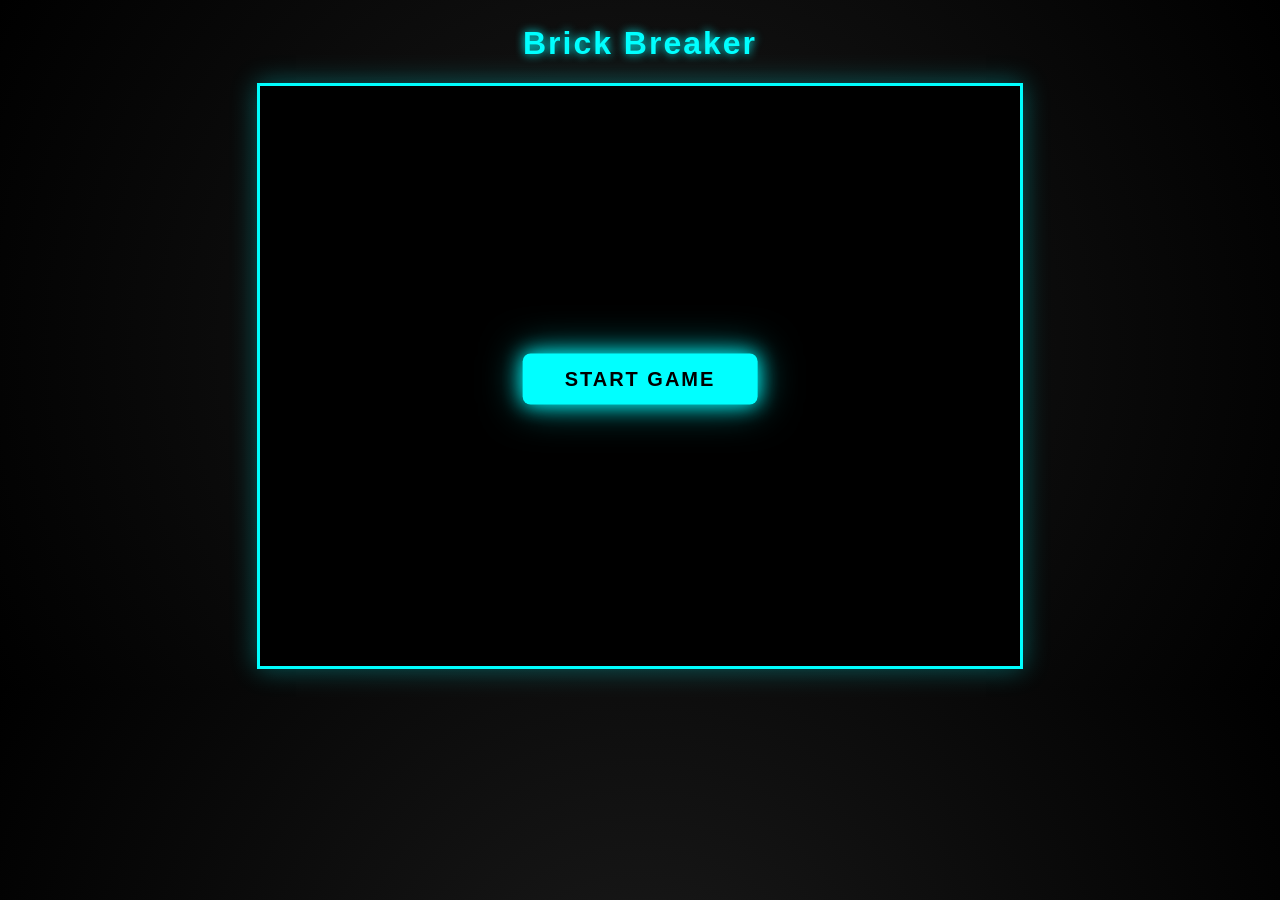
<file: BRICKBALL/index1.html>
<!DOCTYPE html>
<html>
<head>
    <title>Brick Breaker Game</title>
    <meta name="viewport" content="width=device-width, initial-scale=1.0">
    <link rel="stylesheet" href="style1.css">
</head>

<body>

<h1>Brick Breaker</h1>

<canvas id="gameCanvas"></canvas>

<p id="info"></p>

<button id="startBtn">Start Game</button>
<button id="restartBtn" style="display:none;">Restart Game</button>


<script src="script1.js"></script>

</body>
</html>
</file>
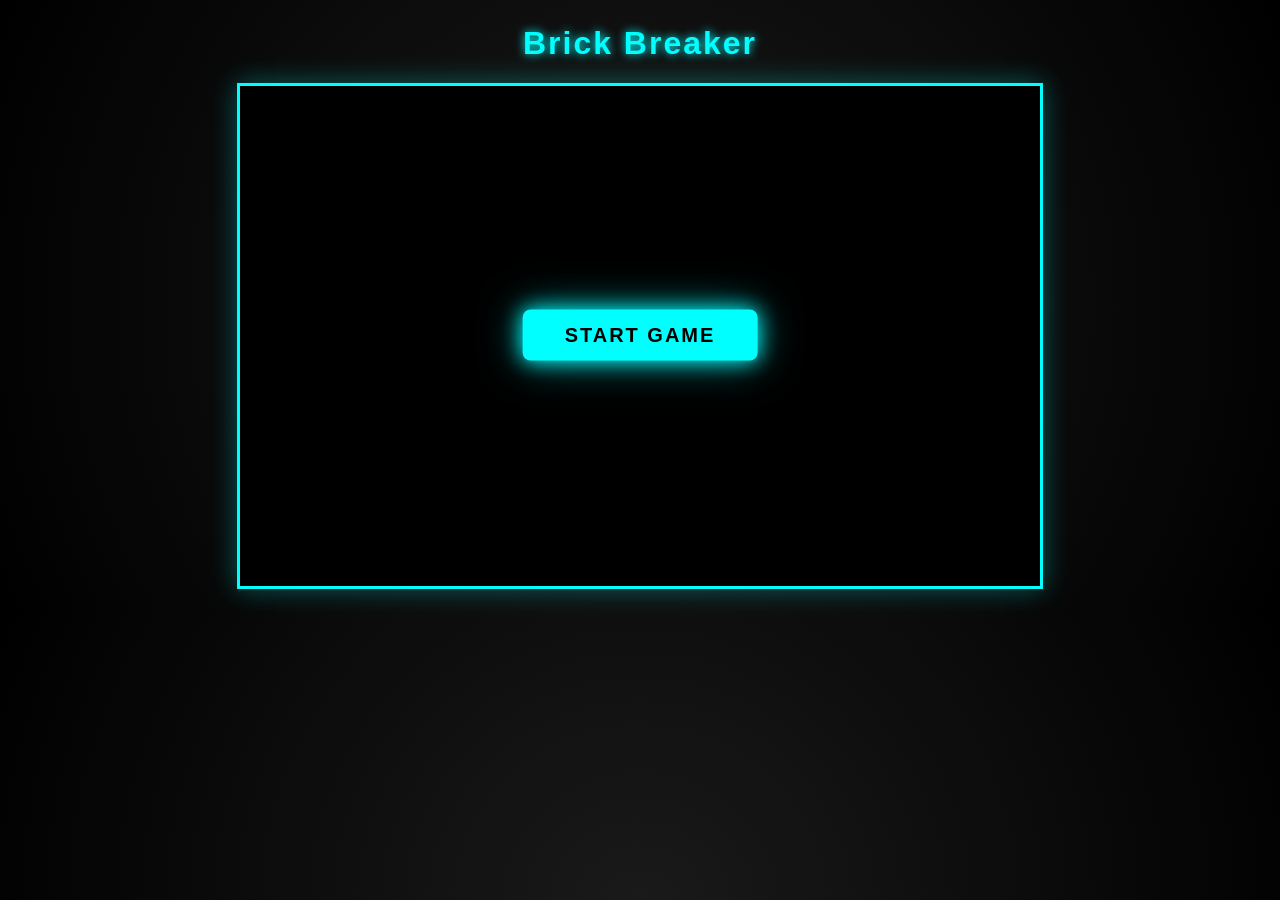
<file: games/BRICKBALL/index1.html>
<!DOCTYPE html>
<html>
<head>
    <title>Brick Breaker Game</title>
    <link rel="stylesheet" href="style1.css">
</head>

<body>

<h1>Brick Breaker</h1>

<canvas id="gameCanvas" width="800" height="500"></canvas>

<p id="info"></p>

<button id="startBtn">Start Game</button>
<button id="restartBtn" style="display:none;">Restart Game</button>


<script src="script1.js"></script>

</body>
</html>
</file>
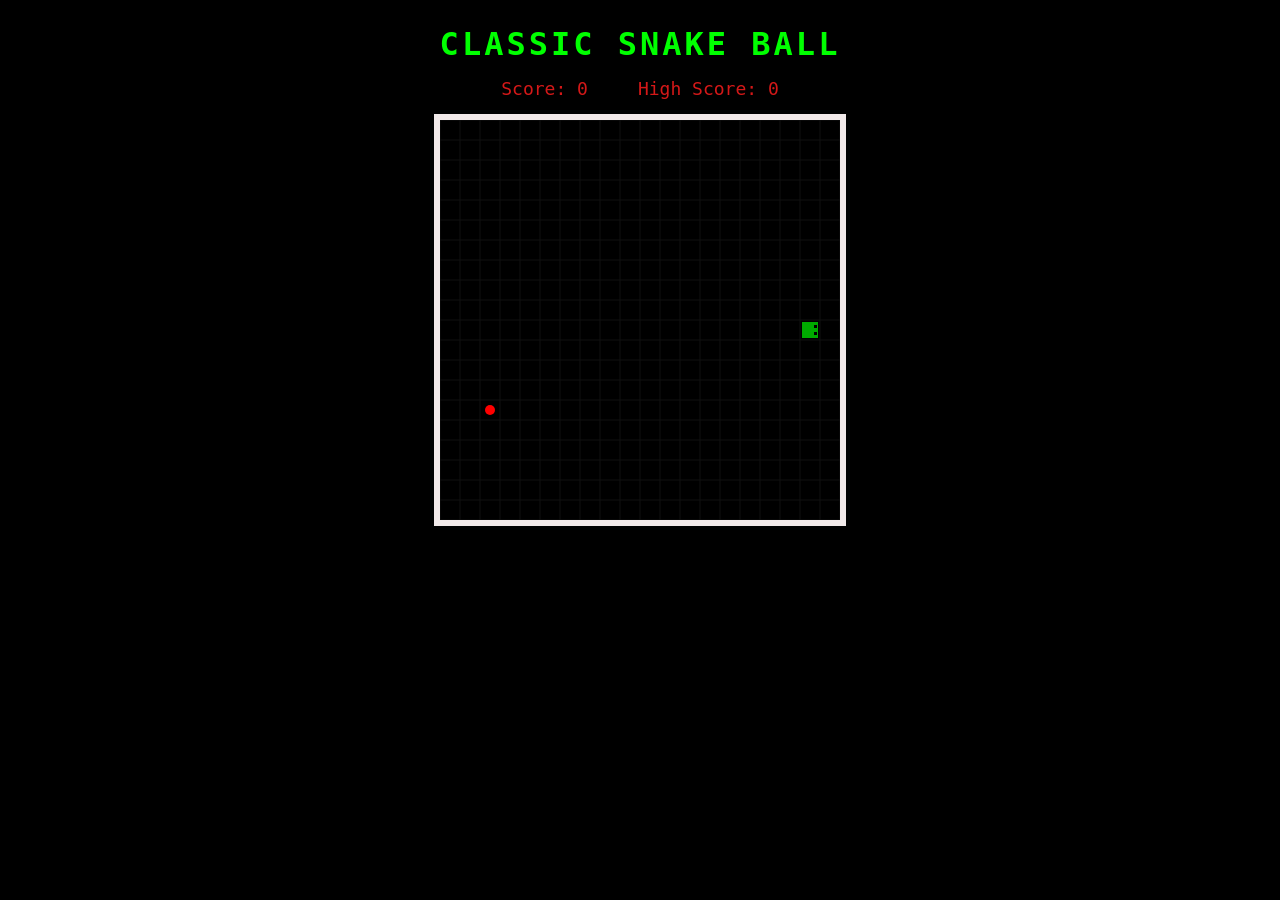
<file: games/SNAKEBALL/index2.html>
<!DOCTYPE html>
<html lang="en">
<head>
    <meta charset="UTF-8">
    <title>Classic Snake Ball</title>
    <link rel="stylesheet" href="style2.css">
</head>
<body>

    <h1>CLASSIC SNAKE BALL</h1>

    <div class="scoreboard">
        <span>Score: <span id="score">0</span></span>
        <span>High Score: <span id="highScore">0</span></span>
    </div>

    <canvas id="gameCanvas"></canvas>
    <div id="gameOverBox" class="hidden">
    <div class="box">
        <h2>GAME OVER</h2>
        <p>⏱ Survived: <span id="timeAlive">0</span> sec</p>
        <p>💀 Your Score: <span id="finalScore">0</span></p>
        <p>🏆 High Score: <span id="finalHighScore">0</span></p>
        <button onclick="restartGame()">PLAY AGAIN</button>
    </div>
</div>

    <div class="controls">
        
    </div>

    

    <script src="script2.js"></script>
</body>
</html>
</file>
<file: gamehub.css>
:root {
    --neon-cyan: #00f5ff;
    --neon-pink: #ff006e;
    --neon-green: #39ff14;
    --neon-orange: #f59e0b; /* ✅ added */
    --dark: #050508;
    --card-bg: rgba(255,255,255,0.03);
}

* { margin: 0; padding: 0; box-sizing: border-box; }

body {
    font-family: 'Rajdhani', sans-serif;
    background: var(--dark);
    color: white;
    min-height: 100vh;
    overflow-x: hidden;
}

/* Animated grid background */
body::before {
    content: '';
    position: fixed;
    inset: 0;
    background-image:
        linear-gradient(rgba(0,245,255,0.03) 1px, transparent 1px),
        linear-gradient(90deg, rgba(0,245,255,0.03) 1px, transparent 1px);
    background-size: 60px 60px;
    animation: gridMove 20s linear infinite;
    z-index: 0;
}

@keyframes gridMove {
    0% { background-position: 0 0; }
    100% { background-position: 60px 60px; }
}

/* Glowing orbs */
body::after {
    content: '';
    position: fixed;
    width: 600px;
    height: 600px;
    background: radial-gradient(circle, rgba(0,245,255,0.06) 0%, transparent 70%);
    top: -200px;
    left: -200px;
    z-index: 0;
    animation: orbFloat 8s ease-in-out infinite alternate;
}

@keyframes orbFloat {
    0% { transform: translate(0, 0); }
    100% { transform: translate(100px, 80px); }
}

header {
    position: relative;
    z-index: 10;
    text-align: center;
    padding: 70px 20px 50px;
}

.header-badge {
    display: inline-block;
    font-family: 'Rajdhani', sans-serif;
    font-size: 11px;
    letter-spacing: 4px;
    color: var(--neon-cyan);
    border: 1px solid rgba(0,245,255,0.3);
    padding: 6px 18px;
    margin-bottom: 20px;
    text-transform: uppercase;
    animation: fadeDown 0.6s ease both;
}

h1 {
    font-family: 'Orbitron', monospace;
    font-size: clamp(2.5rem, 6vw, 5rem);
    font-weight: 900;
    letter-spacing: -1px;
    line-height: 1;
    animation: fadeDown 0.8s ease 0.1s both;
}

h1 .text-glow {
    color: var(--neon-cyan);
    text-shadow: 0 0 20px var(--neon-cyan), 0 0 60px rgba(0,245,255,0.4);
}

.subtitle {
    margin-top: 16px;
    font-size: 1.1rem;
    letter-spacing: 3px;
    color: rgba(255,255,255,0.35);
    text-transform: uppercase;
    animation: fadeDown 0.8s ease 0.2s both;
}

@keyframes fadeDown {
    from { opacity: 0; transform: translateY(-20px); }
    to { opacity: 1; transform: translateY(0); }
}

/* Divider */
.divider {
    position: relative;
    z-index: 10;
    display: flex;
    align-items: center;
    gap: 16px;
    max-width: 600px;
    margin: 0 auto 60px;
    padding: 0 40px;
}
.divider::before, .divider::after {
    content: '';
    flex: 1;
    height: 1px;
    background: linear-gradient(90deg, transparent, rgba(0,245,255,0.4), transparent);
}
.divider span {
    font-size: 10px;
    letter-spacing: 3px;
    color: rgba(0,245,255,0.5);
    text-transform: uppercase;
}

/* Games grid */
.games-container {
    position: relative;
    z-index: 10;
    display: grid;
    grid-template-columns: repeat(auto-fit, minmax(300px, 1fr));
    gap: 24px;
    padding: 0 40px 80px;
    max-width: 1000px;
    margin: 0 auto;
}

.game-card {
    background: var(--card-bg);
    border: 1px solid rgba(255,255,255,0.07);
    border-radius: 4px;
    padding: 36px 32px;
    position: relative;
    overflow: hidden;
    transition: transform 0.3s ease, border-color 0.3s ease;
    animation: fadeUp 0.8s ease both;
}

/* Cards */
.game-card:nth-child(1) { animation-delay: 0.3s; --card-accent: var(--neon-cyan); }
.game-card:nth-child(2) { animation-delay: 0.45s; --card-accent: var(--neon-pink); }
.game-card:nth-child(3) { animation-delay: 0.6s; --card-accent: var(--neon-green); }
.game-card:nth-child(4) { animation-delay: 0.75s; --card-accent: var(--neon-orange); }

/* EXTRA enhancement ONLY for 4th card */
.game-card:nth-child(4)::before {
    box-shadow: 0 0 20px var(--neon-orange), 0 0 40px rgba(245,158,11,0.6);
}

.game-card:nth-child(4):hover {
    box-shadow: 0 0 25px rgba(245,158,11,0.2);
}

@keyframes fadeUp {
    from { opacity: 0; transform: translateY(30px); }
    to { opacity: 1; transform: translateY(0); }
}

.game-card::before {
    content: '';
    position: absolute;
    top: 0; left: 0; right: 0;
    height: 2px;
    background: var(--card-accent);
    box-shadow: 0 0 20px var(--card-accent);
    transform: scaleX(0);
    transform-origin: left;
    transition: transform 0.4s ease;
}

.game-card:hover {
    transform: translateY(-6px);
    border-color: rgba(255,255,255,0.15);
}

.game-card:hover::before { transform: scaleX(1); }

.card-number {
    font-family: 'Orbitron', monospace;
    font-size: 48px;
    font-weight: 900;
    color: rgba(255,255,255,0.04);
    position: absolute;
    top: 16px;
    right: 24px;
    line-height: 1;
    user-select: none;
}

.card-tag {
    display: inline-block;
    font-size: 10px;
    letter-spacing: 3px;
    text-transform: uppercase;
    color: var(--card-accent);
    margin-bottom: 14px;
}

.game-card h2 {
    font-family: 'Orbitron', monospace;
    font-size: 1.5rem;
    font-weight: 700;
    margin-bottom: 12px;
    letter-spacing: 1px;
}

.game-card p {
    font-size: 0.95rem;
    color: rgba(255,255,255,0.45);
    line-height: 1.6;
    letter-spacing: 0.5px;
    margin-bottom: 28px;
}

.play-btn {
    display: inline-flex;
    align-items: center;
    gap: 10px;
    padding: 12px 24px;
    background: transparent;
    color: var(--card-accent);
    text-decoration: none;
    border: 1px solid var(--card-accent);
    font-family: 'Rajdhani', sans-serif;
    font-size: 0.85rem;
    font-weight: 600;
    letter-spacing: 3px;
    text-transform: uppercase;
    border-radius: 2px;
    position: relative;
    overflow: hidden;
    transition: color 0.3s ease;
}

.play-btn::before {
    content: '';
    position: absolute;
    inset: 0;
    background: var(--card-accent);
    transform: translateX(-100%);
    transition: transform 0.3s ease;
    z-index: 0;
}

.play-btn:hover { color: var(--dark); }
.play-btn:hover::before { transform: translateX(0); }

.play-btn span { position: relative; z-index: 1; }

.play-btn .arrow {
    transition: transform 0.3s ease;
    position: relative;
    z-index: 1;
}
.play-btn:hover .arrow { transform: translateX(4px); }

/* Stats */
.card-stats {
    display: flex;
    gap: 20px;
    margin-bottom: 24px;
}
.stat {
    text-align: center;
}
.stat-val {
    font-family: 'Orbitron', monospace;
    font-size: 0.9rem;
    color: var(--card-accent);
}
.stat-label {
    font-size: 0.65rem;
    letter-spacing: 2px;
    color: rgba(255,255,255,0.25);
    text-transform: uppercase;
}

footer {
    position: relative;
    z-index: 10;
    text-align: center;
    padding: 30px;
    border-top: 1px solid rgba(255,255,255,0.05);
    font-size: 0.75rem;
    letter-spacing: 3px;
    color: rgba(255,255,255,0.2);
    text-transform: uppercase;
}

/* Scanline */
.scanline {
    position: fixed;
    inset: 0;
    background: repeating-linear-gradient(
        0deg,
        transparent,
        transparent 2px,
        rgba(0,0,0,0.08) 2px,
        rgba(0,0,0,0.08) 4px
    );
    pointer-events: none;
    z-index: 100;
}

/* Responsive */
@media (max-width: 768px){

header{
    padding:40px 15px 30px;
}

h1{
    font-size:2.2rem;
}

.subtitle{
    font-size:0.9rem;
    letter-spacing:2px;
}

.games-container{
    grid-template-columns:1fr;
    padding:0 15px 50px;
    gap:18px;
}

.game-card{
    padding:25px 20px;
}

.play-btn{
    width:100%;
    justify-content:center;
}

}
</file>
<file: BRICKBALL/style1.css>
/* ---------- GLOBAL ---------- */

body {
    margin: 0;
    background: radial-gradient(circle at center, #1a1a1a, #000);
    text-align: center;
    font-family: 'Segoe UI', Arial, sans-serif;
    color: white;
}

/* ---------- TITLE ---------- */

h1 {
    margin-top: 25px;
    font-size: 32px;
    letter-spacing: 2px;
    color: #00ffff;
    text-shadow: 0 0 10px #00ffff;
}

/* ---------- CANVAS ---------- */

canvas {
    background: #000;
    display: block;
    margin: 20px auto;
    border: 3px solid #00ffff;
    box-shadow: 0 0 25px #00ffff55;
}

/* ---------- INFO TEXT ---------- */

#info {
    font-size: 18px;
    margin-top: 10px;
}

/* ---------- BUTTONS (Cleaner Base Styling) ---------- */

button {
    font-family: 'Segoe UI', sans-serif;
    font-weight: bold;
}
</file>
<file: games/BRICKBALL/style1.css>
/* ---------- GLOBAL ---------- */

body {
    margin: 0;
    background: radial-gradient(circle at center, #1a1a1a, #000);
    text-align: center;
    font-family: 'Segoe UI', Arial, sans-serif;
    color: white;
}

/* ---------- TITLE ---------- */

h1 {
    margin-top: 25px;
    font-size: 32px;
    letter-spacing: 2px;
    color: #00ffff;
    text-shadow: 0 0 10px #00ffff;
}

/* ---------- CANVAS ---------- */

canvas {
    background: #000;
    display: block;
    margin: 20px auto;
    border: 3px solid #00ffff;
    box-shadow: 0 0 25px #00ffff55;
}

/* ---------- INFO TEXT ---------- */

#info {
    font-size: 18px;
    margin-top: 10px;
}

/* ---------- BUTTONS (Cleaner Base Styling) ---------- */

button {
    font-family: 'Segoe UI', sans-serif;
    font-weight: bold;
}
</file>
<file: games/SNAKEBALL/style2.css>
/* Reset */
* {
    margin: 0;
    padding: 0;
    box-sizing: border-box;
}

/* Body */
body {
    background-color: #000000;   /* Black background */
    font-family: monospace;
    text-align: center;
    color: #00aa00;
    min-height: 100vh;
    display: flex;
    flex-direction: column;
    align-items: center;
}

/* Title */
h1 {
    margin-top: 25px;
    font-size: 32px;
    letter-spacing: 3px;
    color: #00ff00;
}

/* Scoreboard */
.scoreboard {
    margin: 15px 0; 
    font-size: 18px;
    display: flex;
    gap: 50px;
    color: #d41818;
}

/* Canvas (Game Area) */
canvas {
    background-color: #e02727;     /* Black game background */
    border: 6px solid #f1e9e9;     /* Green border */
    
    display: block;
}

/* Controls Text */
.controls {
    margin-top: 20px;
    font-size: 14px;
    color: #009900;
    letter-spacing: 1px;
}
/* Overlay Background */
#gameOverBox {
    position: fixed;
    inset: 0;
    background: rgba(0, 0, 0, 0.85);
    display: flex;
    justify-content: center;
    align-items: center;
    animation: fadeIn 0.4s ease;
}

.hidden {
    display: none !important;
}

/* Popup Box */
.box {
    background: #111;
    border: 3px solid #00ff00;
    padding: 30px 50px;
    text-align: center;
    color: #00ff00;
    box-shadow: 0 0 25px #00ff00;
    border-radius: 10px;
    animation: pop 0.3s ease;
}

.box h2 {
    margin-bottom: 20px;
    letter-spacing: 3px;
}

.box p {
    margin: 10px 0;
}

.box button {
    margin-top: 20px;
    padding: 10px 20px;
    background: #00ff00;
    border: none;
    cursor: pointer;
    font-weight: bold;
}

.box button:hover {
    background: #00cc00;
}

/* Animations */
@keyframes fadeIn {
    from { opacity: 0; }
    to { opacity: 1; }
}

@keyframes pop {
    from { transform: scale(0.7); }
    to { transform: scale(1); }
}
</file>
